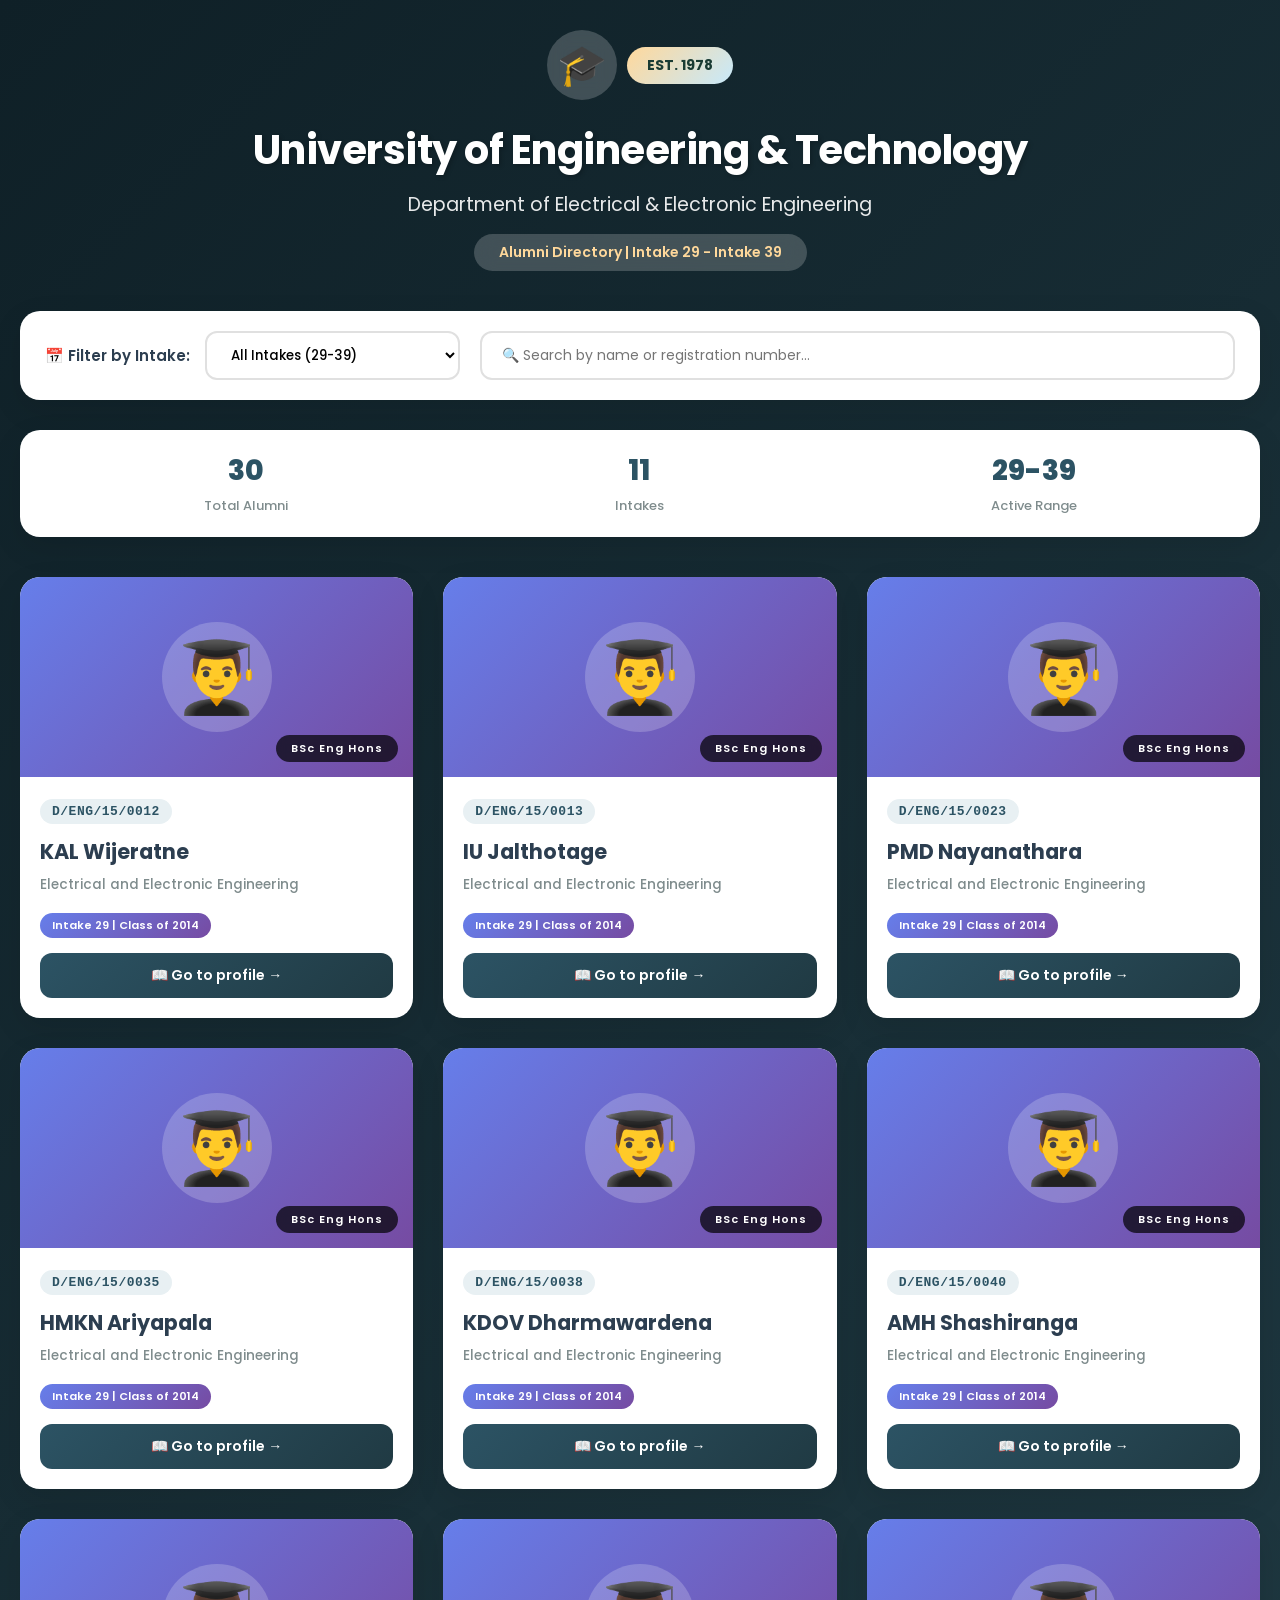
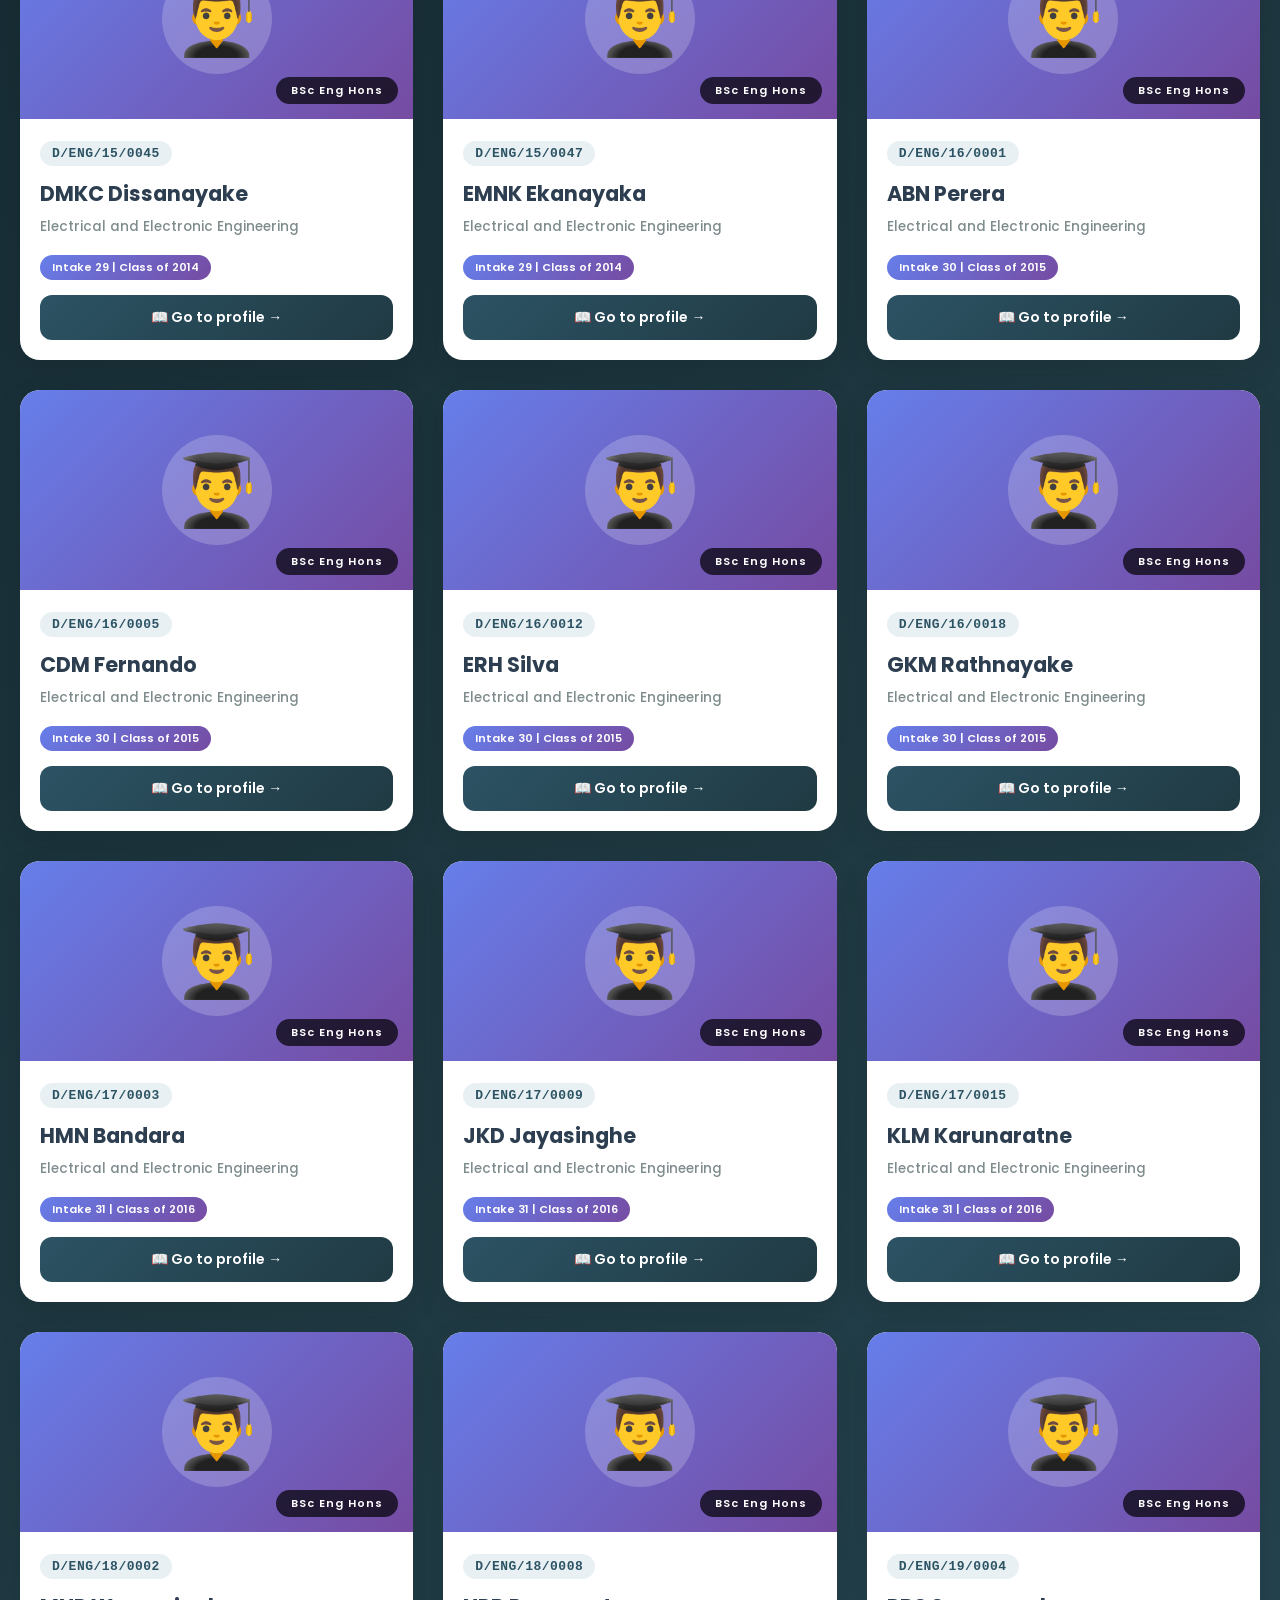
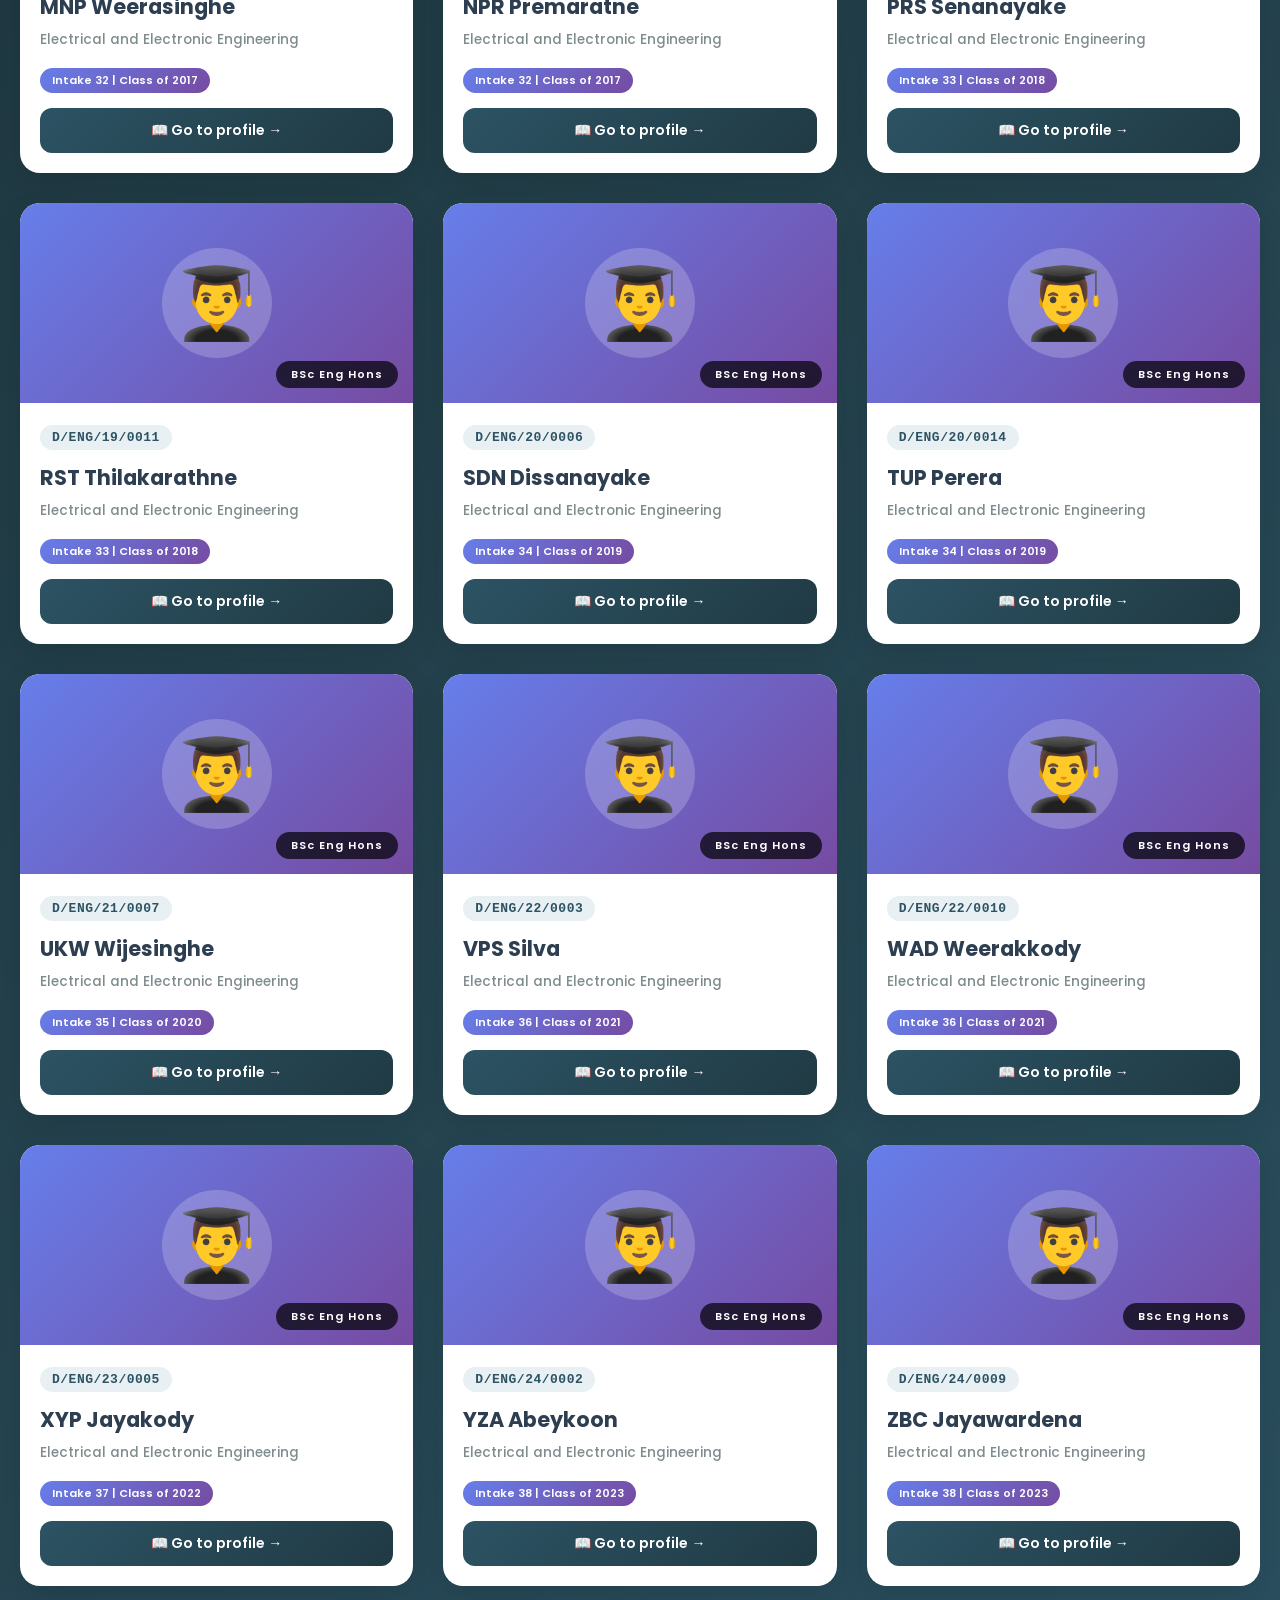
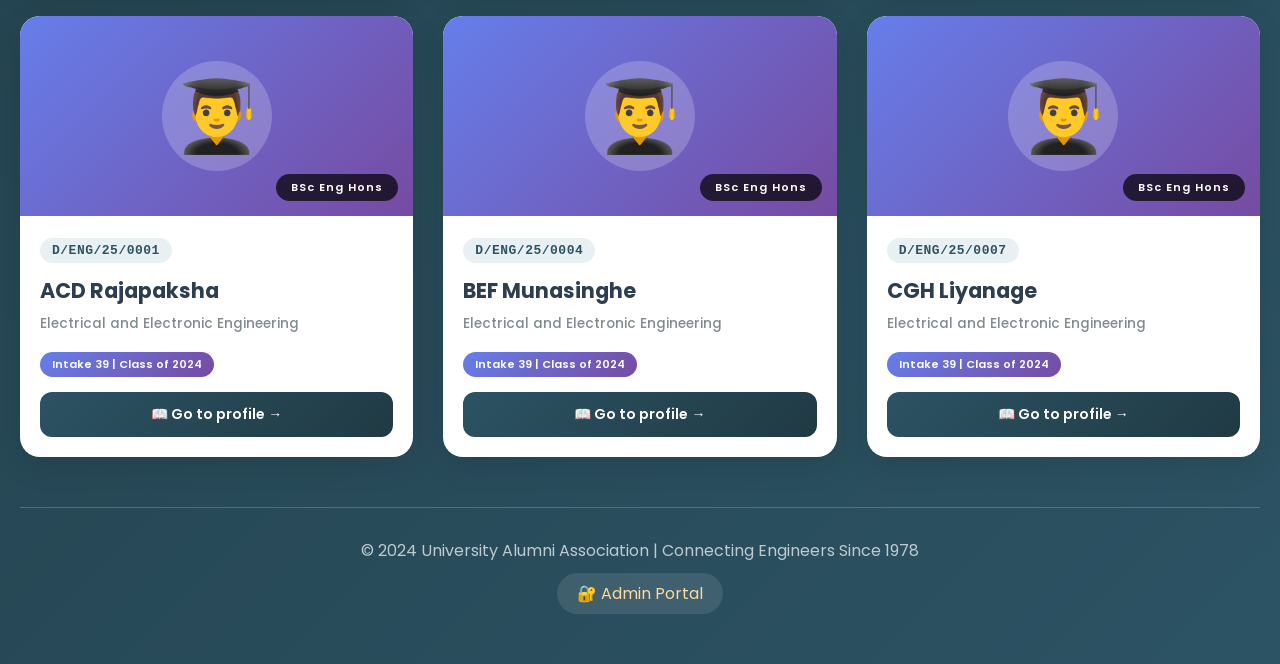
<file: index.html>
<!DOCTYPE html>
<html lang="en">
<head>
    <meta charset="UTF-8">
    <meta name="viewport" content="width=device-width, initial-scale=1.0">
    <title>University Alumni - Intake 29 to 39 | Electrical Engineering</title>
    <link rel="stylesheet" href="style.css">
    <link href="https://fonts.googleapis.com/css2?family=Poppins:wght@300;400;500;600;700;800&display=swap" rel="stylesheet">
</head>
<body>
    <div class="main-container">
        <!-- Header Section -->
        <div class="header">
            <div class="university-badge">
                <div class="badge-icon">🎓</div>
                <div class="badge-text">EST. 1978</div>
            </div>
            <h1>University of Engineering & Technology</h1>
            <p>Department of Electrical & Electronic Engineering</p>
            <div class="intake-range">Alumni Directory | Intake 29 - Intake 39</div>
        </div>

        <!-- Controls Bar -->
        <div class="controls-bar">
            <div class="filter-section">
                <label>📅 Filter by Intake:</label>
                <select id="intakeFilter">
                    <option value="all">All Intakes (29-39)</option>
                    <option value="29">🎯 Intake 29 - Class of 2014</option>
                    <option value="30">🎯 Intake 30 - Class of 2015</option>
                    <option value="31">🎯 Intake 31 - Class of 2016</option>
                    <option value="32">🎯 Intake 32 - Class of 2017</option>
                    <option value="33">🎯 Intake 33 - Class of 2018</option>
                    <option value="34">🎯 Intake 34 - Class of 2019</option>
                    <option value="35">🎯 Intake 35 - Class of 2020</option>
                    <option value="36">🎯 Intake 36 - Class of 2021</option>
                    <option value="37">🎯 Intake 37 - Class of 2022</option>
                    <option value="38">🎯 Intake 38 - Class of 2023</option>
                    <option value="39">🎯 Intake 39 - Class of 2024</option>
                </select>
            </div>
            <div class="search-section">
                <input type="text" id="searchInput" placeholder="🔍 Search by name or registration number...">
            </div>
        </div>

        <!-- Stats -->
        <div class="stats-bar">
            <div class="stat-item">
                <span class="stat-number" id="totalAlumni">0</span>
                <span class="stat-label">Total Alumni</span>
            </div>
            <div class="stat-item">
                <span class="stat-number" id="totalIntakes">11</span>
                <span class="stat-label">Intakes</span>
            </div>
            <div class="stat-item">
                <span class="stat-number" id="currentIntake">29-39</span>
                <span class="stat-label">Active Range</span>
            </div>
        </div>

        <!-- Alumni Grid -->
        <div class="alumni-grid" id="alumniGrid"></div>

        <!-- Footer -->
        <div class="footer">
            <p>© 2024 University Alumni Association | Connecting Engineers Since 1978</p>
            <div class="admin-access">
                <a href="admin.html" class="admin-link">🔐 Admin Portal</a>
            </div>
        </div>
    </div>

    <!-- Profile Modal -->
    <div id="profileModal" class="modal">
        <div class="modal-card">
            <span class="modal-close">&times;</span>
            <div id="modalContent"></div>
        </div>
    </div>

    <script src="script.js"></script>
</body>
</html>
</file>
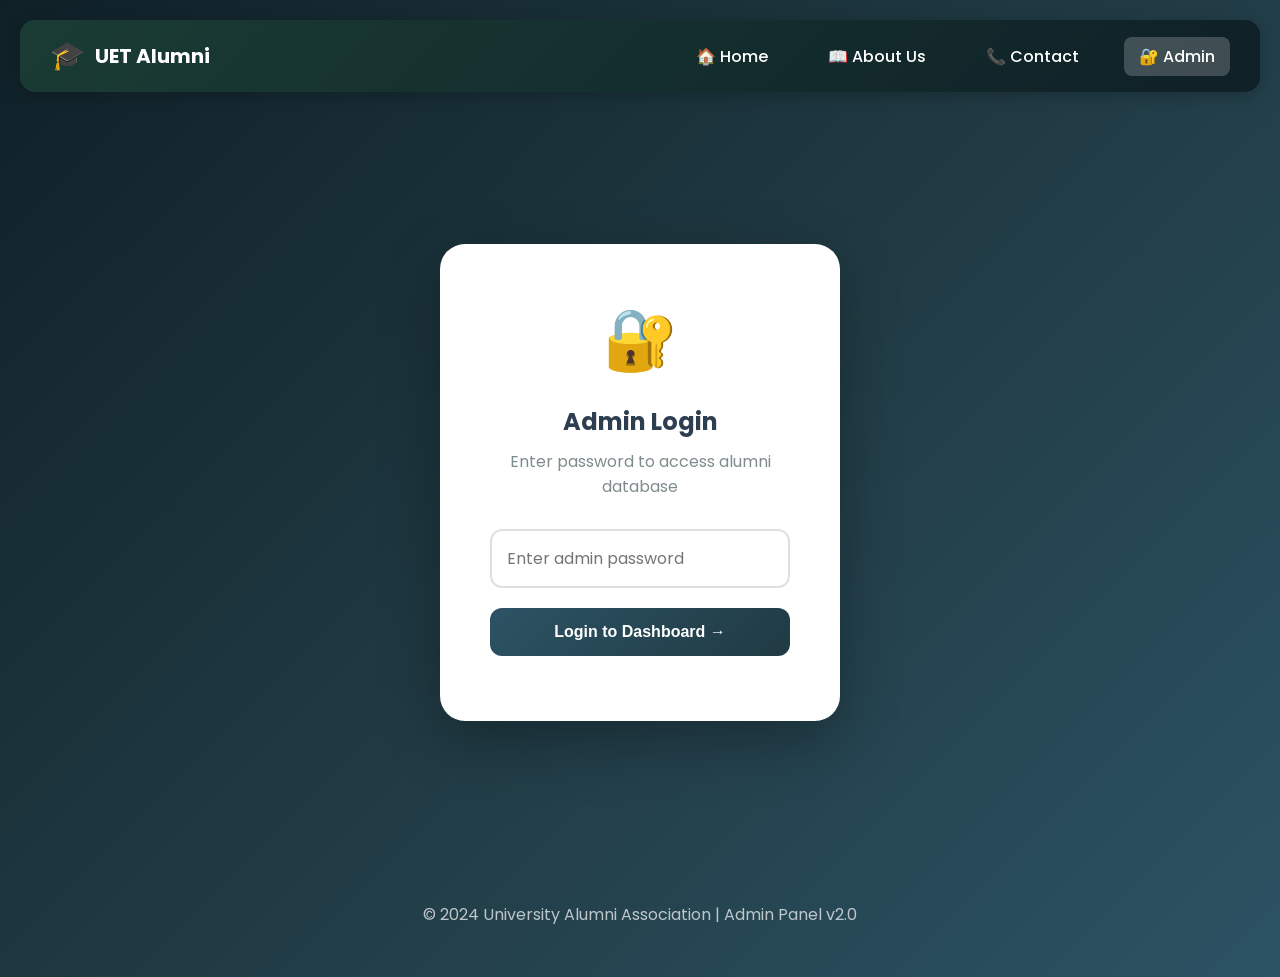
<file: admin.html>
<!DOCTYPE html>
<html lang="en">
<head>
    <meta charset="UTF-8">
    <meta name="viewport" content="width=device-width, initial-scale=1.0">
    <title>Admin Panel | Alumni Management System</title>
    <link href="https://fonts.googleapis.com/css2?family=Poppins:wght@300;400;500;600;700;800&display=swap" rel="stylesheet">
    <style>
        * {
            margin: 0;
            padding: 0;
            box-sizing: border-box;
        }

        body {
            font-family: 'Poppins', sans-serif;
            background: linear-gradient(135deg, #0f2027, #203a43, #2c5364);
            min-height: 100vh;
            padding: 20px;
        }

        /* Navigation */
        .navbar {
            background: linear-gradient(135deg, #1a3c34, #0f2027);
            border-radius: 15px;
            margin-bottom: 30px;
            box-shadow: 0 4px 15px rgba(0,0,0,0.2);
        }

        .nav-container {
            max-width: 1400px;
            margin: 0 auto;
            padding: 15px 30px;
            display: flex;
            justify-content: space-between;
            align-items: center;
        }

        .nav-logo {
            display: flex;
            align-items: center;
            gap: 10px;
        }

        .logo-icon {
            font-size: 28px;
        }

        .logo-text {
            font-size: 20px;
            font-weight: 700;
            color: white;
        }

        .nav-links {
            display: flex;
            list-style: none;
            gap: 30px;
        }

        .nav-links li a {
            color: white;
            text-decoration: none;
            font-weight: 500;
            padding: 8px 15px;
            border-radius: 8px;
            transition: 0.3s;
        }

        .nav-links li a:hover,
        .nav-links li a.active {
            background: rgba(255,255,255,0.2);
        }

        .nav-toggle {
            display: none;
            font-size: 28px;
            color: white;
            cursor: pointer;
        }

        /* Admin Container */
        .admin-wrapper {
            max-width: 1400px;
            margin: 0 auto;
        }

        /* Login Screen */
        .login-screen {
            display: flex;
            justify-content: center;
            align-items: center;
            min-height: 80vh;
        }

        .login-card {
            background: white;
            padding: 50px;
            border-radius: 25px;
            box-shadow: 0 20px 60px rgba(0,0,0,0.3);
            text-align: center;
            width: 400px;
        }

        .login-icon {
            font-size: 60px;
            margin-bottom: 20px;
        }

        .login-card h2 {
            color: #2c3e50;
            margin-bottom: 10px;
        }

        .login-card p {
            color: #7f8c8d;
            margin-bottom: 30px;
        }

        .login-card input {
            width: 100%;
            padding: 15px;
            margin-bottom: 20px;
            border: 2px solid #e0e0e0;
            border-radius: 12px;
            font-family: 'Poppins', sans-serif;
            font-size: 16px;
            transition: 0.3s;
        }

        .login-card input:focus {
            border-color: #2c5364;
            outline: none;
        }

        .login-btn {
            width: 100%;
            padding: 15px;
            background: linear-gradient(135deg, #2c5364, #203a43);
            color: white;
            border: none;
            border-radius: 12px;
            font-size: 16px;
            font-weight: 600;
            cursor: pointer;
            transition: 0.3s;
        }

        .login-btn:hover {
            transform: translateY(-2px);
            box-shadow: 0 5px 15px rgba(0,0,0,0.2);
        }

        .error-msg {
            color: #e74c3c;
            margin-top: 15px;
            font-size: 14px;
        }

        /* Admin Panel */
        .admin-panel {
            background: white;
            border-radius: 25px;
            padding: 30px;
            box-shadow: 0 10px 30px rgba(0,0,0,0.1);
        }

        .admin-header {
            display: flex;
            justify-content: space-between;
            align-items: center;
            margin-bottom: 30px;
            padding-bottom: 20px;
            border-bottom: 3px solid #2c5364;
        }

        .admin-header h1 {
            color: #2c3e50;
        }

        .logout-btn {
            padding: 10px 25px;
            background: #e74c3c;
            color: white;
            border: none;
            border-radius: 10px;
            font-weight: 600;
            cursor: pointer;
            transition: 0.3s;
        }

        .logout-btn:hover {
            background: #c0392b;
        }

        /* Stats Cards */
        .admin-stats {
            display: grid;
            grid-template-columns: repeat(auto-fit, minmax(200px, 1fr));
            gap: 20px;
            margin-bottom: 30px;
        }

        .stat-card {
            background: linear-gradient(135deg, #667eea, #764ba2);
            color: white;
            padding: 20px;
            border-radius: 15px;
            text-align: center;
        }

        .stat-card .number {
            font-size: 36px;
            font-weight: 800;
        }

        .stat-card .label {
            font-size: 14px;
            opacity: 0.9;
        }

        /* Form Styles */
        .form-section {
            background: #f8f9fa;
            padding: 25px;
            border-radius: 20px;
            margin-bottom: 30px;
        }

        .form-section h3 {
            color: #2c3e50;
            margin-bottom: 20px;
            display: flex;
            align-items: center;
            gap: 10px;
        }

        .form-grid {
            display: grid;
            grid-template-columns: repeat(auto-fit, minmax(300px, 1fr));
            gap: 20px;
        }

        .form-group {
            display: flex;
            flex-direction: column;
        }

        .form-group label {
            font-weight: 600;
            margin-bottom: 8px;
            color: #2c3e50;
        }

        .form-group input,
        .form-group select {
            padding: 12px;
            border: 2px solid #e0e0e0;
            border-radius: 10px;
            font-family: 'Poppins', sans-serif;
            transition: 0.3s;
        }

        .form-group input:focus,
        .form-group select:focus {
            border-color: #2c5364;
            outline: none;
        }

        .form-buttons {
            display: flex;
            gap: 15px;
            margin-top: 25px;
        }

        .save-btn {
            padding: 12px 30px;
            background: #27ae60;
            color: white;
            border: none;
            border-radius: 10px;
            font-weight: 600;
            cursor: pointer;
        }

        .cancel-btn {
            padding: 12px 30px;
            background: #95a5a6;
            color: white;
            border: none;
            border-radius: 10px;
            font-weight: 600;
            cursor: pointer;
        }

        /* Search & Filter */
        .search-bar {
            display: flex;
            gap: 15px;
            margin-bottom: 25px;
            flex-wrap: wrap;
        }

        .search-bar input {
            flex: 1;
            padding: 12px;
            border: 2px solid #e0e0e0;
            border-radius: 10px;
            font-family: 'Poppins', sans-serif;
        }

        .search-bar select {
            padding: 12px;
            border: 2px solid #e0e0e0;
            border-radius: 10px;
            min-width: 150px;
        }

        /* Alumni Table */
        .table-container {
            overflow-x: auto;
            margin-top: 20px;
        }

        table {
            width: 100%;
            border-collapse: collapse;
        }

        th {
            background: #2c5364;
            color: white;
            padding: 15px;
            text-align: left;
        }

        td {
            padding: 12px 15px;
            border-bottom: 1px solid #ecf0f1;
        }

        tr:hover {
            background: #f8f9fa;
        }

        .edit-btn {
            padding: 6px 15px;
            background: #3498db;
            color: white;
            border: none;
            border-radius: 8px;
            cursor: pointer;
            margin-right: 8px;
        }

        .delete-btn {
            padding: 6px 15px;
            background: #e74c3c;
            color: white;
            border: none;
            border-radius: 8px;
            cursor: pointer;
        }

        .export-section {
            margin-top: 30px;
            padding-top: 20px;
            border-top: 2px solid #ecf0f1;
            display: flex;
            gap: 15px;
            justify-content: flex-end;
        }

        .export-btn {
            padding: 10px 25px;
            background: #3498db;
            color: white;
            border: none;
            border-radius: 10px;
            cursor: pointer;
        }

        .import-btn {
            padding: 10px 25px;
            background: #9b59b6;
            color: white;
            border: none;
            border-radius: 10px;
            cursor: pointer;
        }

        .footer {
            text-align: center;
            padding: 30px;
            color: rgba(255,255,255,0.7);
            margin-top: 30px;
        }

        /* Responsive */
        @media (max-width: 768px) {
            .nav-links {
                display: none;
                position: absolute;
                top: 70px;
                left: 0;
                right: 0;
                background: #1a3c34;
                flex-direction: column;
                padding: 20px;
                text-align: center;
            }
            
            .nav-links.show {
                display: flex;
            }
            
            .nav-toggle {
                display: block;
            }
            
            .login-card {
                width: 90%;
                padding: 30px;
            }
            
            .admin-panel {
                padding: 20px;
            }
            
            th, td {
                font-size: 12px;
                padding: 8px;
            }
        }
    </style>
</head>
<body>
    <!-- Navigation -->
    <nav class="navbar">
        <div class="nav-container">
            <div class="nav-logo">
                <span class="logo-icon">🎓</span>
                <span class="logo-text">UET Alumni</span>
            </div>
            <ul class="nav-links">
                <li><a href="index.html">🏠 Home</a></li>
                <li><a href="about.html">📖 About Us</a></li>
                <li><a href="contact.html">📞 Contact</a></li>
                <li><a href="admin.html" class="active">🔐 Admin</a></li>
            </ul>
            <div class="nav-toggle" onclick="toggleNav()">☰</div>
        </div>
    </nav>

    <div class="admin-wrapper">
        <!-- Login Screen -->
        <div id="loginScreen" class="login-screen">
            <div class="login-card">
                <div class="login-icon">🔐</div>
                <h2>Admin Login</h2>
                <p>Enter password to access alumni database</p>
                <input type="password" id="adminPassword" placeholder="Enter admin password" onkeypress="if(event.key==='Enter') checkLogin()">
                <button class="login-btn" onclick="checkLogin()">Login to Dashboard →</button>
                <div id="loginError" class="error-msg"></div>
            </div>
        </div>

        <!-- Admin Panel (Hidden by default) -->
        <div id="adminPanel" class="admin-panel" style="display: none;">
            <div class="admin-header">
                <h1>📋 Alumni Management System</h1>
                <button class="logout-btn" onclick="logout()">🚪 Logout</button>
            </div>

            <!-- Stats -->
            <div class="admin-stats">
                <div class="stat-card">
                    <div class="number" id="statTotal">0</div>
                    <div class="label">Total Alumni</div>
                </div>
                <div class="stat-card">
                    <div class="number" id="statIntakes">11</div>
                    <div class="label">Active Intakes</div>
                </div>
                <div class="stat-card">
                    <div class="number" id="statThisYear">0</div>
                    <div class="label">Added This Session</div>
                </div>
            </div>

            <!-- Add/Edit Form -->
            <div class="form-section">
                <h3>➕ Add New Alumni</h3>
                <form id="alumniForm">
                    <input type="hidden" id="editIndex">
                    <input type="hidden" id="editIntake">
                    <div class="form-grid">
                        <div class="form-group">
                            <label>Registration Number *</label>
                            <input type="text" id="regNo" placeholder="e.g., D/ENG/15/0012" required>
                        </div>
                        <div class="form-group">
                            <label>Full Name *</label>
                            <input type="text" id="name" placeholder="e.g., KAL Wijeratne" required>
                        </div>
                        <div class="form-group">
                            <label>Intake Number (29-39) *</label>
                            <input type="number" id="intake" min="29" max="39" required>
                        </div>
                        <div class="form-group">
                            <label>Degree *</label>
                            <input type="text" id="degree" value="Electrical and Electronic Engineering" required>
                        </div>
                        <div class="form-group">
                            <label>Graduation Year</label>
                            <input type="number" id="year" placeholder="e.g., 2014">
                        </div>
                        <div class="form-group">
                            <label>Email</label>
                            <input type="email" id="email" placeholder="email@example.com">
                        </div>
                        <div class="form-group">
                            <label>Current Job/Position</label>
                            <input type="text" id="job" placeholder="e.g., Senior Engineer">
                        </div>
                        <div class="form-group">
                            <label>Phone Number</label>
                            <input type="text" id="phone" placeholder="+94 XX XXX XXXX">
                        </div>
                        <div class="form-group">
                            <label>Location/City</label>
                            <input type="text" id="location" placeholder="e.g., Colombo">
                        </div>
                        <div class="form-group">
                            <label>LinkedIn Profile</label>
                            <input type="text" id="linkedin" placeholder="linkedin.com/in/username">
                        </div>
                    </div>
                    <div class="form-buttons">
                        <button type="submit" class="save-btn">💾 Save Alumni</button>
                        <button type="button" class="cancel-btn" onclick="resetForm()">🗑️ Clear Form</button>
                    </div>
                </form>
            </div>

            <!-- Search & Filter -->
            <div class="search-bar">
                <input type="text" id="searchAdmin" placeholder="🔍 Search by name, registration number, or degree..." onkeyup="loadAdminTable()">
                <select id="intakeFilterAdmin" onchange="loadAdminTable()">
                    <option value="all">📅 All Intakes</option>
                    <option value="29">Intake 29 (2014)</option>
                    <option value="30">Intake 30 (2015)</option>
                    <option value="31">Intake 31 (2016)</option>
                    <option value="32">Intake 32 (2017)</option>
                    <option value="33">Intake 33 (2018)</option>
                    <option value="34">Intake 34 (2019)</option>
                    <option value="35">Intake 35 (2020)</option>
                    <option value="36">Intake 36 (2021)</option>
                    <option value="37">Intake 37 (2022)</option>
                    <option value="38">Intake 38 (2023)</option>
                    <option value="39">Intake 39 (2024)</option>
                </select>
            </div>

            <!-- Alumni Table -->
            <div class="table-container">
                <div id="alumniTable"></div>
            </div>

            <!-- Export/Import -->
            <div class="export-section">
                <button class="import-btn" onclick="importData()">📤 Import Data (JSON)</button>
                <button class="export-btn" onclick="exportData()">📥 Export Data (JSON)</button>
                <input type="file" id="importFile" accept=".json" style="display:none" onchange="handleImport(event)">
            </div>
        </div>
    </div>

    <div class="footer">
        <p>© 2024 University Alumni Association | Admin Panel v2.0</p>
    </div>

    <script>
        // Admin password (CHANGE THIS)
        const ADMIN_PASSWORD = "admin123";
        
        // Complete Alumni Database
        let alumniDatabase = {
            29: [
                { regNo: "D/ENG/15/0012", name: "KAL Wijeratne", degree: "Electrical and Electronic Engineering", year: 2014, email: "kal.wijeratne@alumni.edu", job: "Senior Electrical Engineer - CEB", phone: "+94 77 123 4501", location: "Colombo", linkedin: "linkedin.com/in/kalwijeratne" },
                { regNo: "D/ENG/15/0013", name: "IU Jalthotage", degree: "Electrical and Electronic Engineering", year: 2014, email: "iu.jalthotage@alumni.edu", job: "Power Systems Engineer - LECO", phone: "+94 77 123 4502", location: "Kandy", linkedin: "linkedin.com/in/iujalthotage" },
                { regNo: "D/ENG/15/0023", name: "PMD Nayanathara", degree: "Electrical and Electronic Engineering", year: 2014, email: "pmd.nayanathara@alumni.edu", job: "Electronics Designer - Dialog", phone: "+94 77 123 4503", location: "Galle", linkedin: "linkedin.com/in/pmdnayanathara" },
                { regNo: "D/ENG/15/0035", name: "HMKN Ariyapala", degree: "Electrical and Electronic Engineering", year: 2014, email: "hmkn.ariyapala@alumni.edu", job: "Control Systems Engineer - MAS Holdings", phone: "+94 77 123 4504", location: "Kurunegala", linkedin: "linkedin.com/in/hmknariyapala" },
                { regNo: "D/ENG/15/0038", name: "KDOV Dharmawardena", degree: "Electrical and Electronic Engineering", year: 2014, email: "kdov.dharmawardena@alumni.edu", job: "Renewable Energy Specialist - LTL Holdings", phone: "+94 77 123 4505", location: "Negombo", linkedin: "linkedin.com/in/kdovdharmawardena" },
                { regNo: "D/ENG/15/0040", name: "AMH Shashiranga", degree: "Electrical and Electronic Engineering", year: 2014, email: "amh.shashiranga@alumni.edu", job: "Telecom Engineer - Mobitel", phone: "+94 77 123 4506", location: "Matara", linkedin: "linkedin.com/in/amhshashiranga" },
                { regNo: "D/ENG/15/0045", name: "DMKC Dissanayake", degree: "Electrical and Electronic Engineering", year: 2014, email: "dmkc.dissanayake@alumni.edu", job: "Project Engineer - Access Engineering", phone: "+94 77 123 4507", location: "Jaffna", linkedin: "linkedin.com/in/dmkcdissanayake" },
                { regNo: "D/ENG/15/0047", name: "EMNK Ekanayaka", degree: "Electrical and Electronic Engineering", year: 2014, email: "emnk.ekanayaka@alumni.edu", job: "Research Engineer - Arthur C Clarke Institute", phone: "+94 77 123 4508", location: "Anuradhapura", linkedin: "linkedin.com/in/emnkekanayaka" }
            ],
            30: [], 31: [], 32: [], 33: [], 34: [], 35: [], 36: [], 37: [], 38: [], 39: []
        };

        // Load saved data from localStorage
        function loadSavedData() {
            const saved = localStorage.getItem('alumniDatabase');
            if (saved) {
                alumniDatabase = JSON.parse(saved);
            }
            updateStats();
        }

        function saveData() {
            localStorage.setItem('alumniDatabase', JSON.stringify(alumniDatabase));
            updateStats();
            loadAdminTable();
        }

        function updateStats() {
            let total = 0;
            for (let intake in alumniDatabase) {
                total += alumniDatabase[intake].length;
            }
            document.getElementById('statTotal').innerText = total;
        }

        function checkLogin() {
            const password = document.getElementById('adminPassword').value;
            if (password === ADMIN_PASSWORD) {
                document.getElementById('loginScreen').style.display = 'none';
                document.getElementById('adminPanel').style.display = 'block';
                loadSavedData();
                loadAdminTable();
            } else {
                document.getElementById('loginError').innerText = '❌ Wrong password! Access denied.';
            }
        }

        function logout() {
            document.getElementById('loginScreen').style.display = 'flex';
            document.getElementById('adminPanel').style.display = 'none';
            document.getElementById('adminPassword').value = '';
            document.getElementById('loginError').innerText = '';
        }

        function resetForm() {
            document.getElementById('alumniForm').reset();
            document.getElementById('editIndex').value = '';
            document.getElementById('editIntake').value = '';
            document.getElementById('degree').value = 'Electrical and Electronic Engineering';
        }

        // Save alumni
        document.getElementById('alumniForm').addEventListener('submit', (e) => {
            e.preventDefault();
            
            const intake = parseInt(document.getElementById('intake').value);
            const editIndex = document.getElementById('editIndex').value;
            const editIntake = document.getElementById('editIntake').value;
            
            const alumni = {
                regNo: document.getElementById('regNo').value,
                name: document.getElementById('name').value,
                degree: document.getElementById('degree').value,
                year: parseInt(document.getElementById('year').value) || new Date().getFullYear(),
                email: document.getElementById('email').value,
                job: document.getElementById('job').value,
                phone: document.getElementById('phone').value,
                location: document.getElementById('location').value,
                linkedin: document.getElementById('linkedin').value
            };
            
            if (!alumniDatabase[intake]) {
                alumniDatabase[intake] = [];
            }
            
            if (editIndex !== '') {
                // Update existing
                alumniDatabase[parseInt(editIntake)][parseInt(editIndex)] = alumni;
                alert('✅ Alumni updated successfully!');
            } else {
                // Add new
                alumniDatabase[intake].push(alumni);
                alert('✅ New alumni added successfully!');
            }
            
            saveData();
            resetForm();
            loadAdminTable();
        });

        function loadAdminTable() {
            const searchTerm = document.getElementById('searchAdmin').value.toLowerCase();
            const intakeFilter = document.getElementById('intakeFilterAdmin').value;
            const container = document.getElementById('alumniTable');
            
            let allAlumni = [];
            
            for (let intake in alumniDatabase) {
                if (intakeFilter !== 'all' && intake !== intakeFilter) continue;
                
                alumniDatabase[intake].forEach((alumni, index) => {
                    if (searchTerm && !alumni.name.toLowerCase().includes(searchTerm) && 
                        !alumni.regNo.toLowerCase().includes(searchTerm) &&
                        !(alumni.degree && alumni.degree.toLowerCase().includes(searchTerm))) {
                        return;
                    }
                    allAlumni.push({ ...alumni, intake: intake, originalIndex: index });
                });
            }
            
            if (allAlumni.length === 0) {
                container.innerHTML = '<div style="text-align:center; padding:40px;">📭 No alumni found</div>';
                return;
            }
            
            let html = `</table>
                <thead>
                    <tr><th>Reg No</th><th>Name</th><th>Intake</th><th>Degree</th><th>Job</th><th>Location</th><th>Actions</th</tr>
                </thead>
                <tbody>`;
            
            allAlumni.forEach(alumni => {
                html += `<tr>
                    <td>${alumni.regNo}</td>
                    <td><strong>${alumni.name}</strong></td>
                    <td>${alumni.intake}</td>
                    <td>${alumni.degree || '-'}</td>
                    <td>${alumni.job || '-'}</td>
                    <td>${alumni.location || '-'}</td>
                    <td>
                        <button class="edit-btn" onclick="editAlumni(${alumni.intake}, ${alumni.originalIndex})">✏️ Edit</button>
                        <button class="delete-btn" onclick="deleteAlumni(${alumni.intake}, ${alumni.originalIndex})">🗑️ Delete</button>
                    </td>
                </tr>`;
            });
            
            html += '</tbody><table>';
            container.innerHTML = html;
        }

        function editAlumni(intake, index) {
            const alumni = alumniDatabase[intake][index];
            document.getElementById('regNo').value = alumni.regNo;
            document.getElementById('name').value = alumni.name;
            document.getElementById('intake').value = intake;
            document.getElementById('degree').value = alumni.degree || 'Electrical and Electronic Engineering';
            document.getElementById('year').value = alumni.year || '';
            document.getElementById('email').value = alumni.email || '';
            document.getElementById('job').value = alumni.job || '';
            document.getElementById('phone').value = alumni.phone || '';
            document.getElementById('location').value = alumni.location || '';
            document.getElementById('linkedin').value = alumni.linkedin || '';
            document.getElementById('editIndex').value = index;
            document.getElementById('editIntake').value = intake;
            
            // Scroll to form
            document.querySelector('.form-section').scrollIntoView({ behavior: 'smooth' });
        }

        function deleteAlumni(intake, index) {
            if (confirm(`Are you sure you want to delete ${alumniDatabase[intake][index].name}?`)) {
                alumniDatabase[intake].splice(index, 1);
                saveData();
                loadAdminTable();
                alert('✅ Alumni deleted successfully!');
            }
        }

        function exportData() {
            const dataStr = JSON.stringify(alumniDatabase, null, 2);
            const blob = new Blob([dataStr], {type: 'application/json'});
            const url = URL.createObjectURL(blob);
            const a = document.createElement('a');
            a.href = url;
            a.download = `alumni_backup_${new Date().toISOString().split('T')[0]}.json`;
            a.click();
            URL.revokeObjectURL(url);
            alert('✅ Data exported successfully!');
        }

        function importData() {
            document.getElementById('importFile').click();
        }

        function handleImport(event) {
            const file = event.target.files[0];
            if (!file) return;
            
            const reader = new FileReader();
            reader.onload = (e) => {
                try {
                    const imported = JSON.parse(e.target.result);
                    if (confirm('⚠️ This will replace ALL existing data. Continue?')) {
                        alumniDatabase = imported;
                        saveData();
                        loadAdminTable();
                        alert('✅ Data imported successfully!');
                    }
                } catch (error) {
                    alert('❌ Invalid file format! Please select a valid JSON file.');
                }
            };
            reader.readAsText(file);
            event.target.value = '';
        }

        function toggleNav() {
            document.querySelector('.nav-links').classList.toggle('show');
        }

        // Initial load
        loadSavedData();
    </script>
</body>
</html>
</file>
<file: style.css>
* {
    margin: 0;
    padding: 0;
    box-sizing: border-box;
}

body {
    font-family: 'Poppins', 'Segoe UI', sans-serif;
    background: linear-gradient(135deg, #0f2027 0%, #203a43 50%, #2c5364 100%);
    min-height: 100vh;
    padding: 30px 20px;
}

.main-container {
    max-width: 1400px;
    margin: 0 auto;
}

/* Header Styles */
.header {
    text-align: center;
    margin-bottom: 40px;
    position: relative;
}

.university-badge {
    display: flex;
    align-items: center;
    justify-content: center;
    gap: 10px;
    margin-bottom: 20px;
}

.badge-icon {
    font-size: 40px;
    background: rgba(255,255,255,0.2);
    width: 70px;
    height: 70px;
    border-radius: 50%;
    display: flex;
    align-items: center;
    justify-content: center;
    backdrop-filter: blur(10px);
}

.badge-text {
    background: linear-gradient(135deg, #ffd89b, #c7e9fb);
    padding: 8px 20px;
    border-radius: 30px;
    font-weight: 700;
    font-size: 14px;
    color: #1a3c34;
}

.header h1 {
    font-size: 2.5em;
    color: white;
    margin-bottom: 10px;
    text-shadow: 2px 2px 4px rgba(0,0,0,0.2);
    letter-spacing: -0.5px;
}

.header p {
    font-size: 1.2em;
    color: rgba(255,255,255,0.9);
    margin-bottom: 15px;
}

.intake-range {
    display: inline-block;
    background: rgba(255,255,255,0.2);
    backdrop-filter: blur(10px);
    padding: 8px 25px;
    border-radius: 40px;
    color: #ffd89b;
    font-weight: 600;
    font-size: 14px;
}

/* Controls Bar */
.controls-bar {
    background: white;
    border-radius: 20px;
    padding: 20px 25px;
    margin-bottom: 30px;
    display: flex;
    gap: 20px;
    flex-wrap: wrap;
    justify-content: space-between;
    align-items: center;
    box-shadow: 0 10px 30px rgba(0,0,0,0.1);
}

.filter-section {
    display: flex;
    align-items: center;
    gap: 15px;
    flex-wrap: wrap;
}

.filter-section label {
    font-weight: 600;
    color: #2c3e50;
    font-size: 15px;
}

.filter-section select {
    padding: 12px 20px;
    border: 2px solid #e0e0e0;
    border-radius: 12px;
    font-family: 'Poppins', sans-serif;
    font-weight: 500;
    background: white;
    cursor: pointer;
    transition: all 0.3s;
    min-width: 250px;
}

.filter-section select:focus {
    border-color: #2c5364;
    outline: none;
}

.search-section {
    flex: 1;
    min-width: 250px;
}

.search-section input {
    width: 100%;
    padding: 12px 20px;
    border: 2px solid #e0e0e0;
    border-radius: 12px;
    font-family: 'Poppins', sans-serif;
    font-size: 14px;
    transition: all 0.3s;
}

.search-section input:focus {
    border-color: #2c5364;
    outline: none;
    box-shadow: 0 0 0 3px rgba(44,83,100,0.1);
}

/* Stats Bar */
.stats-bar {
    display: flex;
    justify-content: space-around;
    background: white;
    border-radius: 20px;
    padding: 20px;
    margin-bottom: 40px;
    box-shadow: 0 10px 30px rgba(0,0,0,0.1);
}

.stat-item {
    text-align: center;
}

.stat-number {
    display: block;
    font-size: 28px;
    font-weight: 800;
    color: #2c5364;
}

.stat-label {
    font-size: 13px;
    color: #7f8c8d;
    font-weight: 500;
}

/* Alumni Grid - Card Design like your image */
.alumni-grid {
    display: grid;
    grid-template-columns: repeat(auto-fill, minmax(320px, 1fr));
    gap: 30px;
    margin-bottom: 50px;
}

/* Card Styles - Matching your reference image */
.alumni-card {
    background: white;
    border-radius: 20px;
    overflow: hidden;
    transition: all 0.3s ease;
    box-shadow: 0 10px 30px rgba(0,0,0,0.1);
    cursor: pointer;
}

.alumni-card:hover {
    transform: translateY(-8px);
    box-shadow: 0 20px 40px rgba(0,0,0,0.15);
}

/* Photo Placeholder - Like your image */
.card-photo {
    background: linear-gradient(135deg, #667eea 0%, #764ba2 100%);
    height: 200px;
    position: relative;
    display: flex;
    align-items: center;
    justify-content: center;
}

.photo-placeholder {
    text-align: center;
}

.avatar-icon {
    font-size: 70px;
    background: rgba(255,255,255,0.2);
    width: 110px;
    height: 110px;
    border-radius: 50%;
    display: flex;
    align-items: center;
    justify-content: center;
    margin: 0 auto;
}

.degree-badge {
    position: absolute;
    bottom: 15px;
    right: 15px;
    background: rgba(0,0,0,0.7);
    backdrop-filter: blur(5px);
    padding: 5px 15px;
    border-radius: 20px;
    color: white;
    font-size: 11px;
    font-weight: 600;
    letter-spacing: 1px;
}

/* Card Content */
.card-content {
    padding: 20px;
}

.reg-number {
    font-family: monospace;
    font-size: 13px;
    font-weight: 700;
    color: #2c5364;
    background: #e8f0f3;
    display: inline-block;
    padding: 5px 12px;
    border-radius: 20px;
    margin-bottom: 12px;
    letter-spacing: 0.5px;
}

.alumni-name {
    font-size: 1.3em;
    font-weight: 700;
    color: #2c3e50;
    margin-bottom: 8px;
}

.alumni-degree {
    color: #7f8c8d;
    font-size: 0.85em;
    font-weight: 500;
    margin-bottom: 10px;
}

.intake-chip {
    display: inline-block;
    background: linear-gradient(135deg, #667eea, #764ba2);
    color: white;
    padding: 4px 12px;
    border-radius: 15px;
    font-size: 11px;
    font-weight: 600;
    margin-top: 8px;
}

.profile-button {
    width: 100%;
    margin-top: 15px;
    padding: 12px;
    background: linear-gradient(135deg, #2c5364, #203a43);
    color: white;
    border: none;
    border-radius: 12px;
    font-weight: 600;
    font-family: 'Poppins', sans-serif;
    cursor: pointer;
    transition: all 0.3s;
    font-size: 14px;
}

.profile-button:hover {
    background: linear-gradient(135deg, #203a43, #2c5364);
    transform: scale(1.02);
}

/* Modal Styles */
.modal {
    display: none;
    position: fixed;
    z-index: 1000;
    left: 0;
    top: 0;
    width: 100%;
    height: 100%;
    background-color: rgba(0,0,0,0.7);
    backdrop-filter: blur(5px);
    animation: fadeIn 0.3s;
}

@keyframes fadeIn {
    from { opacity: 0; }
    to { opacity: 1; }
}

.modal-card {
    background: white;
    margin: 5% auto;
    width: 90%;
    max-width: 500px;
    border-radius: 25px;
    animation: slideIn 0.3s;
    position: relative;
}

@keyframes slideIn {
    from {
        transform: translateY(-50px);
        opacity: 0;
    }
    to {
        transform: translateY(0);
        opacity: 1;
    }
}

.modal-close {
    position: absolute;
    right: 20px;
    top: 15px;
    font-size: 30px;
    font-weight: bold;
    cursor: pointer;
    color: white;
    z-index: 10;
    width: 35px;
    height: 35px;
    background: rgba(0,0,0,0.5);
    border-radius: 50%;
    display: flex;
    align-items: center;
    justify-content: center;
}

.modal-close:hover {
    background: rgba(0,0,0,0.8);
}

.modal-profile-header {
    background: linear-gradient(135deg, #667eea, #764ba2);
    color: white;
    padding: 30px;
    text-align: center;
    border-radius: 25px 25px 0 0;
}

.modal-avatar {
    font-size: 70px;
    background: rgba(255,255,255,0.2);
    width: 120px;
    height: 120px;
    border-radius: 50%;
    display: flex;
    align-items: center;
    justify-content: center;
    margin: 0 auto 15px;
}

.modal-info {
    padding: 30px;
}

.modal-info p {
    margin: 15px 0;
    padding: 10px 0;
    border-bottom: 1px solid #ecf0f1;
    display: flex;
    align-items: center;
    gap: 10px;
}

.modal-info strong {
    color: #2c3e50;
    width: 120px;
}

/* Footer */
.footer {
    text-align: center;
    padding: 30px;
    color: rgba(255,255,255,0.7);
    border-top: 1px solid rgba(255,255,255,0.2);
    margin-top: 20px;
}

.admin-link {
    display: inline-block;
    margin-top: 10px;
    color: #ffd89b;
    text-decoration: none;
    padding: 8px 20px;
    background: rgba(255,255,255,0.1);
    border-radius: 30px;
    transition: all 0.3s;
}

.admin-link:hover {
    background: rgba(255,255,255,0.2);
}

/* No Results */
.no-results {
    text-align: center;
    padding: 60px;
    background: white;
    border-radius: 20px;
    color: #7f8c8d;
    font-size: 1.2em;
    grid-column: 1/-1;
}

/* Loading Spinner */
.loading {
    text-align: center;
    padding: 60px;
    grid-column: 1/-1;
}

.spinner {
    width: 50px;
    height: 50px;
    border: 4px solid #f3f3f3;
    border-top: 4px solid #2c5364;
    border-radius: 50%;
    animation: spin 1s linear infinite;
    margin: 0 auto;
}

@keyframes spin {
    0% { transform: rotate(0deg); }
    100% { transform: rotate(360deg); }
}

/* Responsive */
@media (max-width: 768px) {
    body {
        padding: 15px;
    }
    
    .header h1 {
        font-size: 1.6em;
    }
    
    .controls-bar {
        flex-direction: column;
    }
    
    .filter-section {
        width: 100%;
    }
    
    .filter-section select {
        width: 100%;
    }
    
    .alumni-grid {
        grid-template-columns: 1fr;
    }
    
    .modal-info p {
        flex-direction: column;
        align-items: flex-start;
    }
    
    .modal-info strong {
        width: auto;
    }
}
</file>
